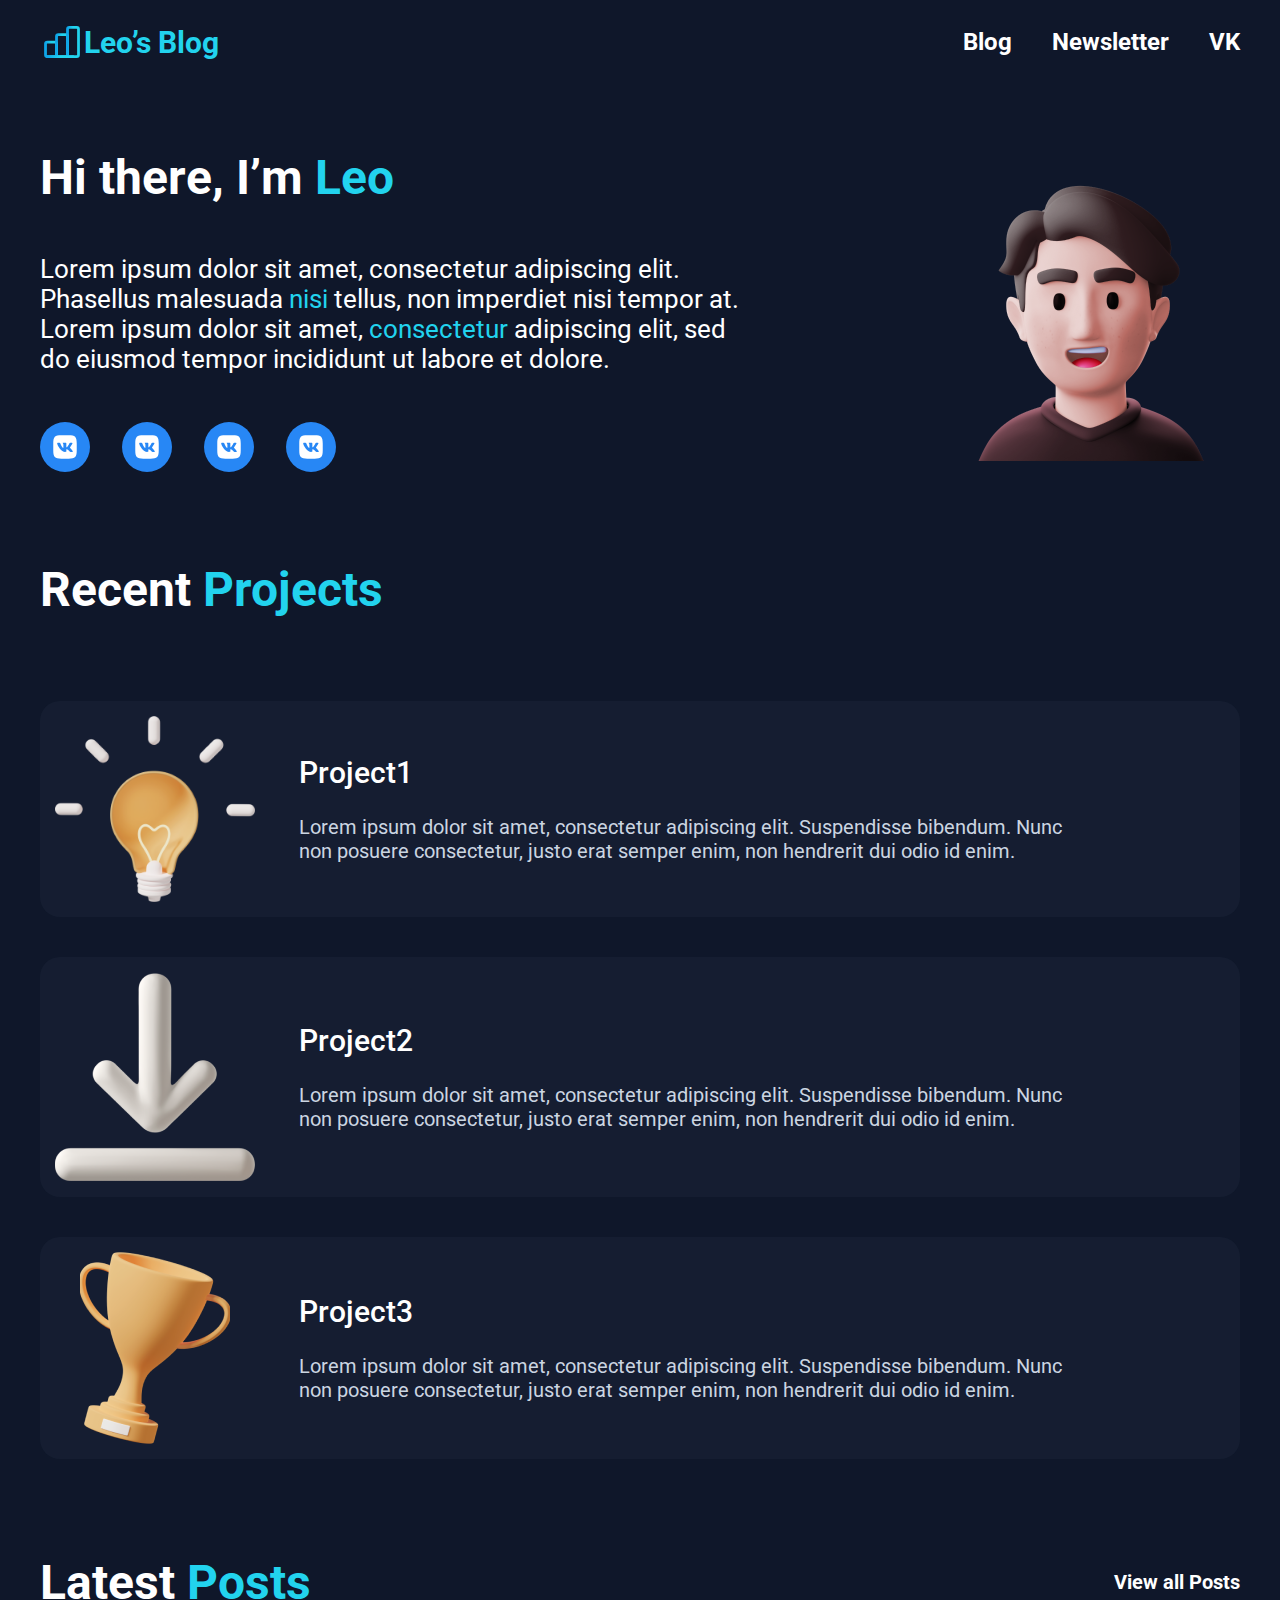
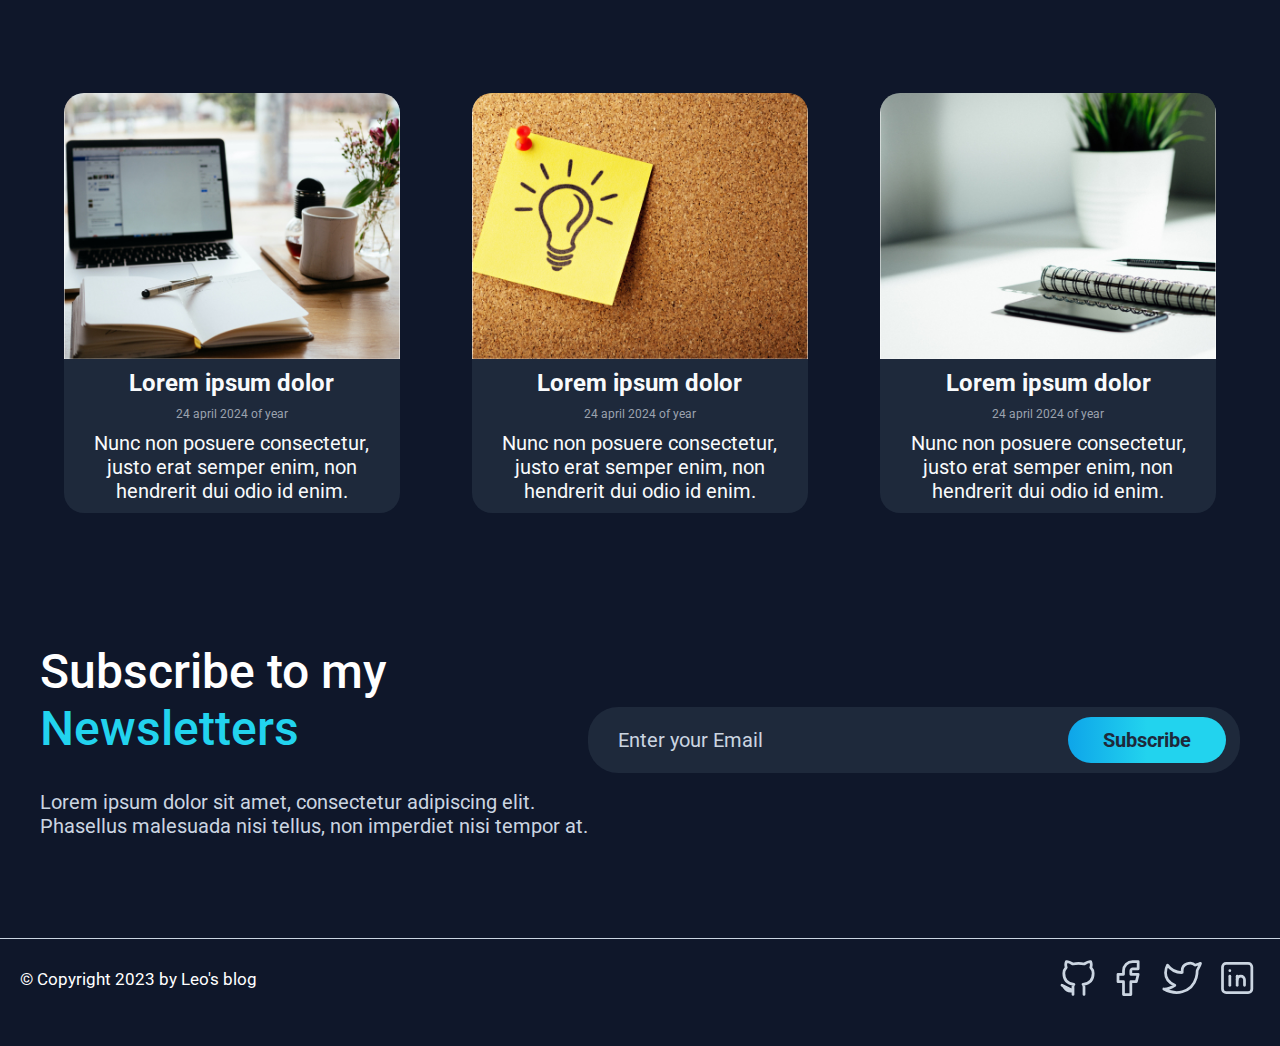
<file: index.html>
<!DOCTYPE html>
<html lang="en">

<head>
    <meta charset="UTF-8">
    <meta name="viewport" content="width=device-width, initial-scale=1.0">
    <title>Blog</title>
    <link href="https://fonts.googleapis.com/css?family=Roboto:regular,500,700" rel="stylesheet" />
    <link rel="stylesheet" href="/css/main.css">
</head>

<body>
    <header class="header ">
        <div class="header__top">
            <div class="container">
                <div class="header__top__row">
                    <a class="header__top__logo" href="#!">
                        <img src="/img/header/logo.svg" alt="Логотип">
                        Leo’s Blog
                    </a>
                    <div class="header__nav">
                        <nav class="nav">
                            <ul>
                                <li><a class="nav__link" href="">Blog</a></li>
                                <li><a class="nav__link" href="">Newsletter</a></li>
                                <li><a class="nav__link" href="">VK</a></li>
                            </ul>
                        </nav>
                    </div>
                    <div class="header__nav-btn">
                        <button class="nav-icon-btn">
                            <div class="nav-icon"></div>
                        </button>
                    </div>
                </div>
            </div>
        </div>
        <div class="header__bottom">
            <div class="container">
                <div class="header__bottom__row">
                    <div class="headaer__bottom__info">
                        <h1>Hi there, I’m <span>Leo</span></h1>
                        <p>
                            Lorem ipsum dolor sit amet, consectetur adipiscing elit.
                            Phasellus malesuada <span>nisi</span> tellus, non imperdiet nisi tempor at.
                            Lorem ipsum dolor sit amet, <span>consectetur</span> adipiscing elit,
                            sed do eiusmod tempor incididunt ut labore et dolore.
                        </p>
                        <div class="header__bottom__socials">
                            <img src="/img/header/vk.svg" alt="Вк">
                            <img src="/img/header/vk.svg" alt="Вк">
                            <img src="/img/header/vk.svg" alt="Вк">
                            <img src="/img/header/vk.svg" alt="Вк">
                        </div>
                    </div>
                    <div class="header__bottom__picture">
                        <img src="/img/header/Man.png" alt="Мое изображение">
                    </div>
                </div>
            </div>
        </div>
    </header>
    <main class="main">
        <section class="projects ">
            <div class="container">
                <div class="projects__title">
                    <h2 class="title-2">Recent <span>Projects</span></h2>
                </div>
                <div class="projects__row">
                    <ul>
                        <li>
                            <a href="">
                                <div class="project__image">
                                    <img src="/img/projects/projectOne.png" alt="First project">
                                </div>
                                <div class="project__info">
                                    <h3>Project1</h3>
                                    <p>
                                        Lorem ipsum dolor sit amet, consectetur adipiscing elit. Suspendisse bibendum.
                                        Nunc non posuere consectetur, justo erat semper enim, non hendrerit dui odio id
                                        enim.
                                    </p>
                                </div>
                            </a>
                        </li>
                        <li>
                            <a href="">
                                <div class="project__image">
                                    <img src="/img/projects/projectTwo.png" alt="Second project">
                                </div>
                                <div class="project__info">
                                    <h3>Project2</h3>
                                    <p>
                                        Lorem ipsum dolor sit amet, consectetur adipiscing elit. Suspendisse bibendum.
                                        Nunc non posuere consectetur, justo erat semper enim, non hendrerit dui odio id
                                        enim.
                                    </p>
                                </div>
                            </a>
                        </li>
                        <li>
                            <a href="">
                                <div class="project__image">
                                    <img src="/img/projects/projectThree.png" alt="Third project">
                                </div>
                                <div class="project__info">
                                    <h3>Project3</h3>
                                    <p>
                                        Lorem ipsum dolor sit amet, consectetur adipiscing elit. Suspendisse bibendum.
                                        Nunc non posuere consectetur, justo erat semper enim, non hendrerit dui odio id
                                        enim.
                                    </p>
                                </div>
                            </a>
                        </li>
                    </ul>
                </div>
            </div>
        </section>
        <section class="posts ">
            <div class="container">
                <div class="posts__title posts__title--row">
                    <h2 class="title-2">Latest <span>Posts</span></h2>
                    <a href="#!">View all Posts</a>
                </div>
                <div class="posts__row">
                    <ul>
                        <li>
                            <img src="/img/posts/postOne.jpg" alt="First post">
                            <div class="post__info">
                                <h4>Lorem ipsum dolor</h4>
                                <time datetime="2024-05-24T12:00:00Z">24 april 2024 of year</time>
                                <p>Nunc non posuere consectetur, justo erat semper enim, non hendrerit dui odio id enim.
                                </p>
                            </div>
                        </li>
                        <li>
                            <img src="/img/posts/postTwo.jpg" alt="First post">
                            <div class="post__info">
                                <h4>Lorem ipsum dolor</h4>
                                <time datetime="2024-05-24T12:00:00Z">24 april 2024 of year</time>
                                <p>Nunc non posuere consectetur, justo erat semper enim, non hendrerit dui odio id enim.
                                </p>
                            </div>
                        </li>
                        <li>
                            <img src="/img/posts/postThree.jpg" alt="First post">
                            <div class="post__info">
                                <h4>Lorem ipsum dolor</h4>
                                <time datetime="2024-05-24T12:00:00Z">24 april 2024 of year</time>
                                <p>Nunc non posuere consectetur, justo erat semper enim, non hendrerit dui odio id enim.
                                </p>
                            </div>
                        </li>
                    </ul>
                </div>
            </div>
        </section>
        <section class="mailing ">
            <div class="container">
                <div class="mailing__row">
                    <div class="mailing__info">
                        <div class="mailing__title">
                            <h2 class="title-2 title-2--mailing">Subscribe to my <span>Newsletters</span></h2>
                        </div>
                        <p>
                            Lorem ipsum dolor sit amet, consectetur adipiscing elit.
                            Phasellus malesuada nisi tellus, non imperdiet nisi tempor at.
                        </p>
                    </div>
                    <form action="">
                        <div class="mail__block">
                            <input type="text" placeholder="Enter your Email">
                            <button>Subscribe</button>
                        </div>
                    </form>
                </div>
            </div>
        </section>
    </main>
    <footer class="footer">
        <div class="container container--footer">
            <div class="footer__row">
                <div class="footer__copyright">
                    <small>&copy; Copyright 2023 by Leo's blog</small>
                </div>
                <ul class="footer__socials">
                    <li><img src="/img/footer/github.svg" alt="github"></li>
                    <li><img src="/img/footer/facebook.svg" alt="facebook"></li>
                    <li><img src="/img/footer/twitter.svg" alt="twitter"></li>
                    <li><img src="/img/footer/in.svg" alt="in"></li>
                </ul>
            </div>
        </div>
    </footer>
</body>

</html>
</file>
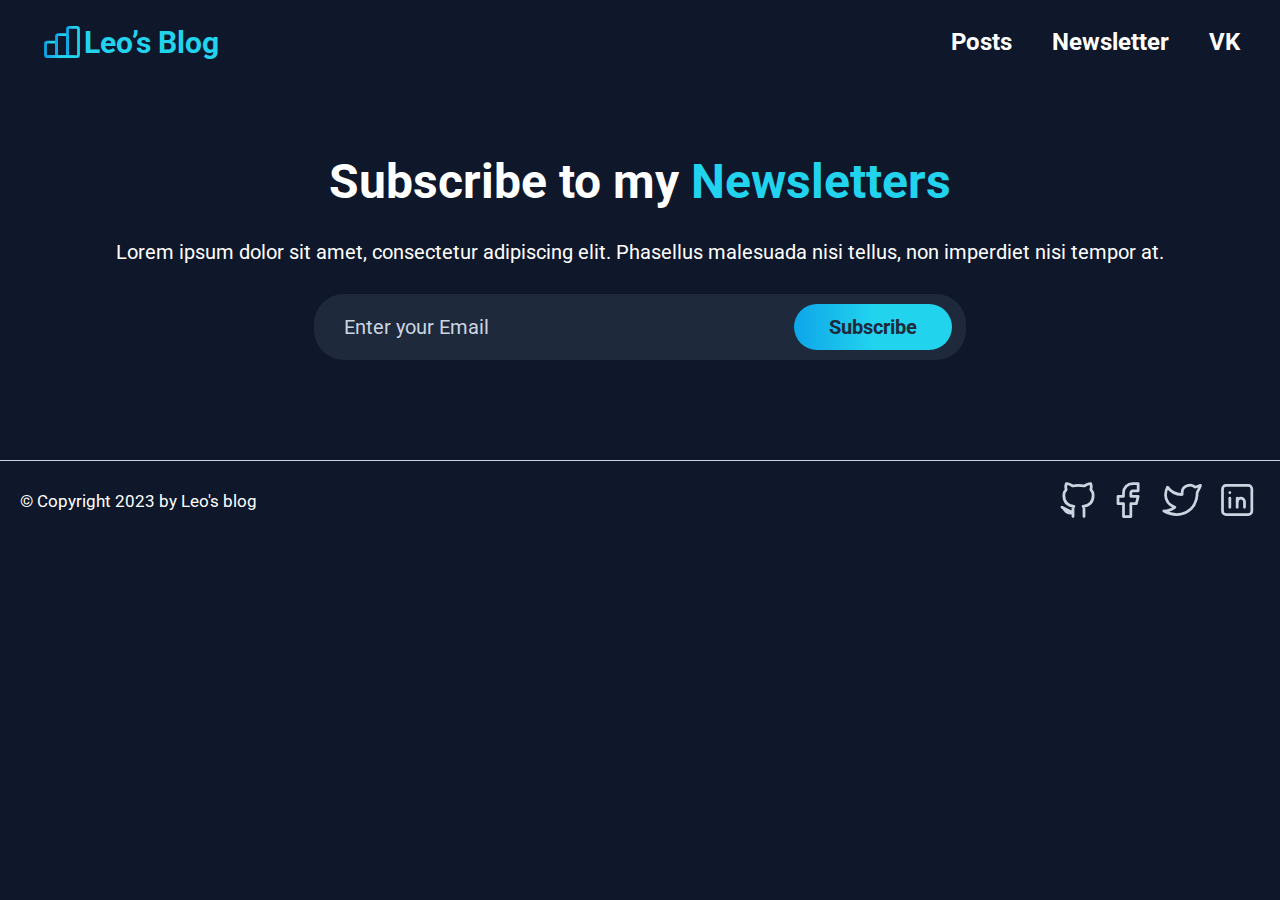
<file: newsLetters.html>
<!DOCTYPE html>
<html lang="en">
<head>
    <meta charset="UTF-8">
    <meta name="viewport" content="width=device-width, initial-scale=1.0">
    <title>news letters</title>
    <link href="https://fonts.googleapis.com/css?family=Roboto:regular,500,700" rel="stylesheet" />
    <link rel="stylesheet" href="/css/main.css">
    <script src="/js/main.js" defer></script>
</head>
<body>
    <header class="header">
        <div class="header__top">
            <div class="container">
                <div class="header__top__row">
                    <a class="header__top__logo" href="/welcomePage.html">
                        <img src="/img/header/logo.svg" alt="Логотип">
                        Leo’s Blog
                    </a>
                    <div class="header__nav">
                        <nav class="nav">
                            <ul>
                                <li><a class="nav__link" href="/posts.html">Posts</a></li>
                                <li><a class="nav__link" href="/newsLetters.html">Newsletter</a></li>
                                <li><a class="nav__link" href="https://vk.com/id509722603">VK</a></li>
                            </ul>
                        </nav>
                    </div>
                    <div class="header__nav-btn">
                        <button class="nav-icon-btn">
                            <div class="nav-icon"></div>
                        </button>
                    </div>
                </div>
            </div>
        </div>
    </header>
    <main class="main">
        <section>
            <div class="container">
                <div class="news-letters">
                    <div class="news-letters__title news-letters__title--row">
                        <h1 class="title-2">Subscribe to my <span>Newsletters</span></h1>
                        <p>Lorem ipsum dolor sit amet, consectetur adipiscing elit.  Phasellus malesuada nisi tellus, non imperdiet nisi tempor at.</p>
                    </div>
                    <form action="">
                        <div class="mail__block">
                            <input type="text" placeholder="Enter your Email">
                            <button>Subscribe</button>
                        </div>
                    </form>
                </div>
            </div>
        </section>
    </main>
    <footer class="footer">
        <div class="container container--footer">
            <div class="footer__row">
                <div class="footer__copyright">
                    <small>&copy; Copyright 2023 by Leo's blog</small>
                </div>
                <ul class="footer__socials">
                    <li><img src="/img/footer/github.svg" alt="github"></li>
                    <li><img src="/img/footer/facebook.svg" alt="facebook"></li>
                    <li><img src="/img/footer/twitter.svg" alt="twitter"></li>
                    <li><img src="/img/footer/in.svg" alt="in"></li>
                </ul>
            </div>
        </div>
    </footer>
</body>
</html>
</file>
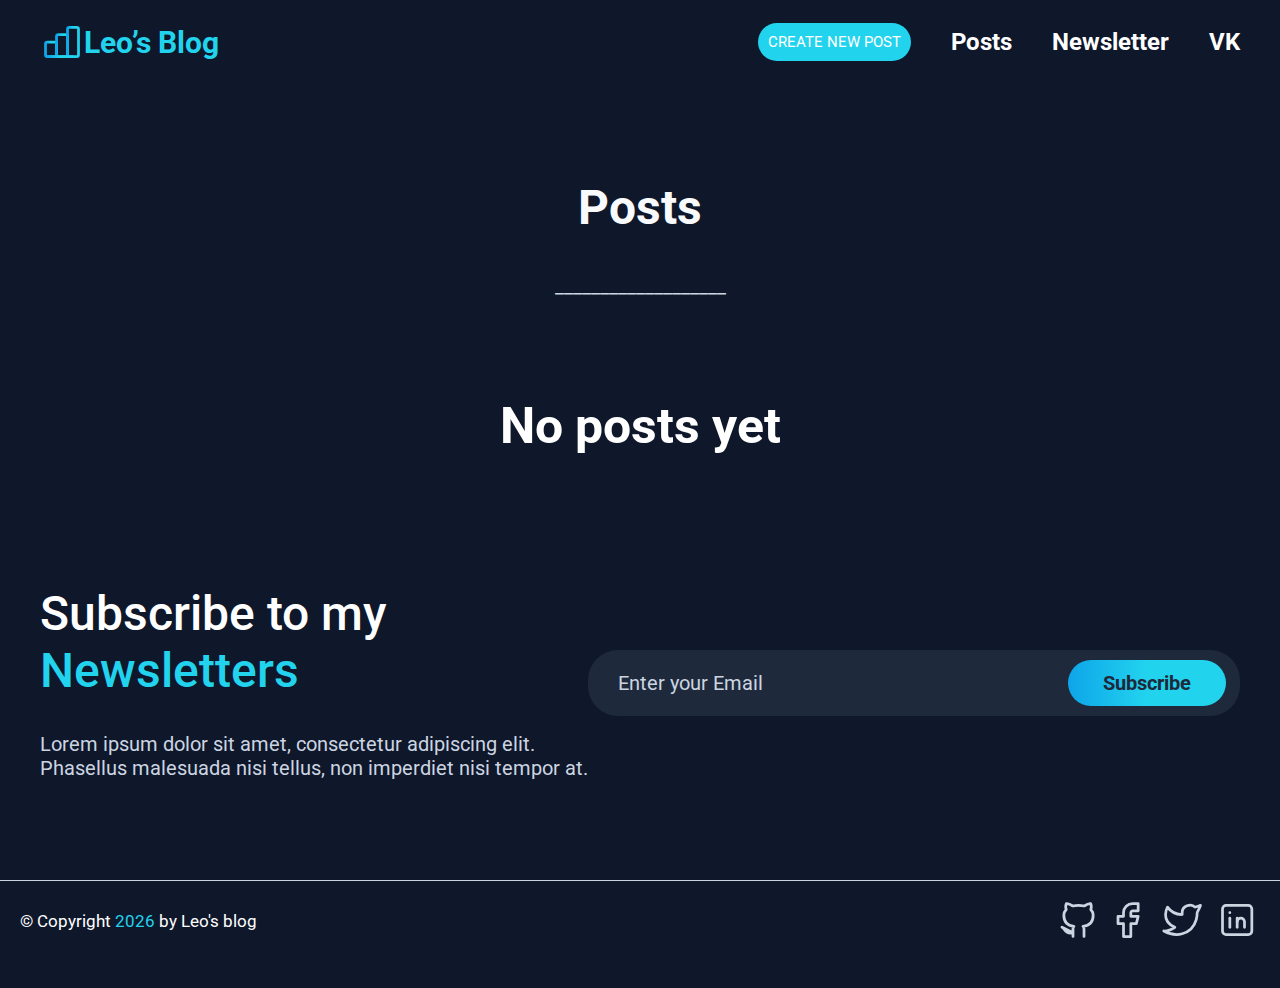
<file: posts.html>
<!DOCTYPE html>
<html lang="en">

<head>
    <meta charset="UTF-8">
    <meta name="viewport" content="width=device-width, initial-scale=1.0">
    <title>Posts</title>
    <link href="https://fonts.googleapis.com/css?family=Roboto:regular,500,700" rel="stylesheet" />
    <link rel="stylesheet" href="/css/main.css">
    <script src="/js/main.js" defer></script>
</head>

<body>
    <header class="header">
        <div class="header__top">
            <div class="container">
                <div class="header__top__row">
                    <a class="header__top__logo" href="/welcomePage.html">
                        <img src="/img/header/logo.svg" alt="Логотип">
                        Leo’s Blog
                    </a>
                    <div class="header__nav">
                        <nav class="nav">
                            <ul>
                                <li><button class="buttonPost">CREATE NEW POST</button></li>
                                <li><a class="nav__link" href="/posts.html">Posts</a></li>
                                <li><a class="nav__link" href="/newsLetters.html">Newsletter</a></li>
                                <li><a class="nav__link" href="https://vk.com/id509722603">VK</a></li>
                            </ul>
                        </nav>
                    </div>
                    <div class="header__nav-btn">
                        <button class="nav-icon-btn">
                            <div class="nav-icon"></div>
                        </button>
                    </div>
                </div>
            </div>
        </div>
    </header>
    <main class="main">
        <section class="posts">
            <div class="container">
                <div class="posts__titles">
                    <h1 class="title-2">Posts</h1>
                    <p>___________________</p>
                </div>
                <div class="posts__row">
                    <h2 class="noPosts">No posts yet</h2>
                    <ul class="listPosts">
                        <!-- <li id="${postData.id}">
                            <h5 class='edit functions'>EDIT</h5>
                            <h5 class='delete functions'>DELETE</h5>
                            <img src='${postData.cover}'>
                            <div class="post__info">
                                <h4>${postData.title}</h4>
                                <time datetime="2024-05-24T12:00:00Z">${time()} of year</time>
                                <p>
                                ${postData.description}
                                </p>
                            </div>
                            </li> -->
                    </ul>
                </div>
            </div>
        </section>
        <section class="mailing">
            <div class="container">
                <div class="mailing__row">
                    <div class="mailing__info">
                        <div class="mailing__title">
                            <h2 class="title-2 title-2--mailing">Subscribe to my <span>Newsletters</span></h2>
                        </div>
                        <p>
                            Lorem ipsum dolor sit amet, consectetur adipiscing elit.
                            Phasellus malesuada nisi tellus, non imperdiet nisi tempor at.
                        </p>
                    </div>
                    <form action="">
                        <div class="mail__block">
                            <input type="text" placeholder="Enter your Email">
                            <button>Subscribe</button>
                        </div>
                    </form>
                </div>
            </div>
        </section>
        <section class="createPost">
            <div class="container">
                <form class="createPost__row none" enctype="multipart/form-data">
                    <?xml version="1.0" encoding="utf-8"?><!-- Uploaded to: SVG Repo, www.svgrepo.com, Generator: SVG Repo Mixer Tools -->
                    <svg class="closeButton" width="24px" height="24px" viewBox="0 0 24 24" fill="none" xmlns="http://www.w3.org/2000/svg">
                        <path d="M14.5 9.50002L9.5 14.5M9.49998 9.5L14.5 14.5" stroke="#fff" stroke-width="1.5"
                            stroke-linecap="round" />
                        <path
                            d="M7 3.33782C8.47087 2.48697 10.1786 2 12 2C17.5228 2 22 6.47715 22 12C22 17.5228 17.5228 22 12 22C6.47715 22 2 17.5228 2 12C2 10.1786 2.48697 8.47087 3.33782 7"
                            stroke="#fff" stroke-width="1.5" stroke-linecap="round" />
                    </svg>
                    <input id="titleInput" type="text" placeholder="Title...">
                    <input id="descriptionInput" type="text" placeholder="Description...">
                    <input id="cover" type="file" name="photo" accept="image/*">
                    <button id="createPost">Create</button>
                </form>
            </div>
        </section>
    </main>
    <footer class="footer">
        <div class="container container--footer">
            <div class="footer__row">
                <div class="footer__copyright">
                    <small>&copy; Copyright <span></span> by Leo's blog</small>
                </div>
                <ul class="footer__socials">
                    <li><img src="/img/footer/github.svg" alt="github"></li>
                    <li><img src="/img/footer/facebook.svg" alt="facebook"></li>
                    <li><img src="/img/footer/twitter.svg" alt="twitter"></li>
                    <li><img src="/img/footer/in.svg" alt="in"></li>
                </ul>
            </div>
        </div>
    </footer>
</body>

</html>
</file>
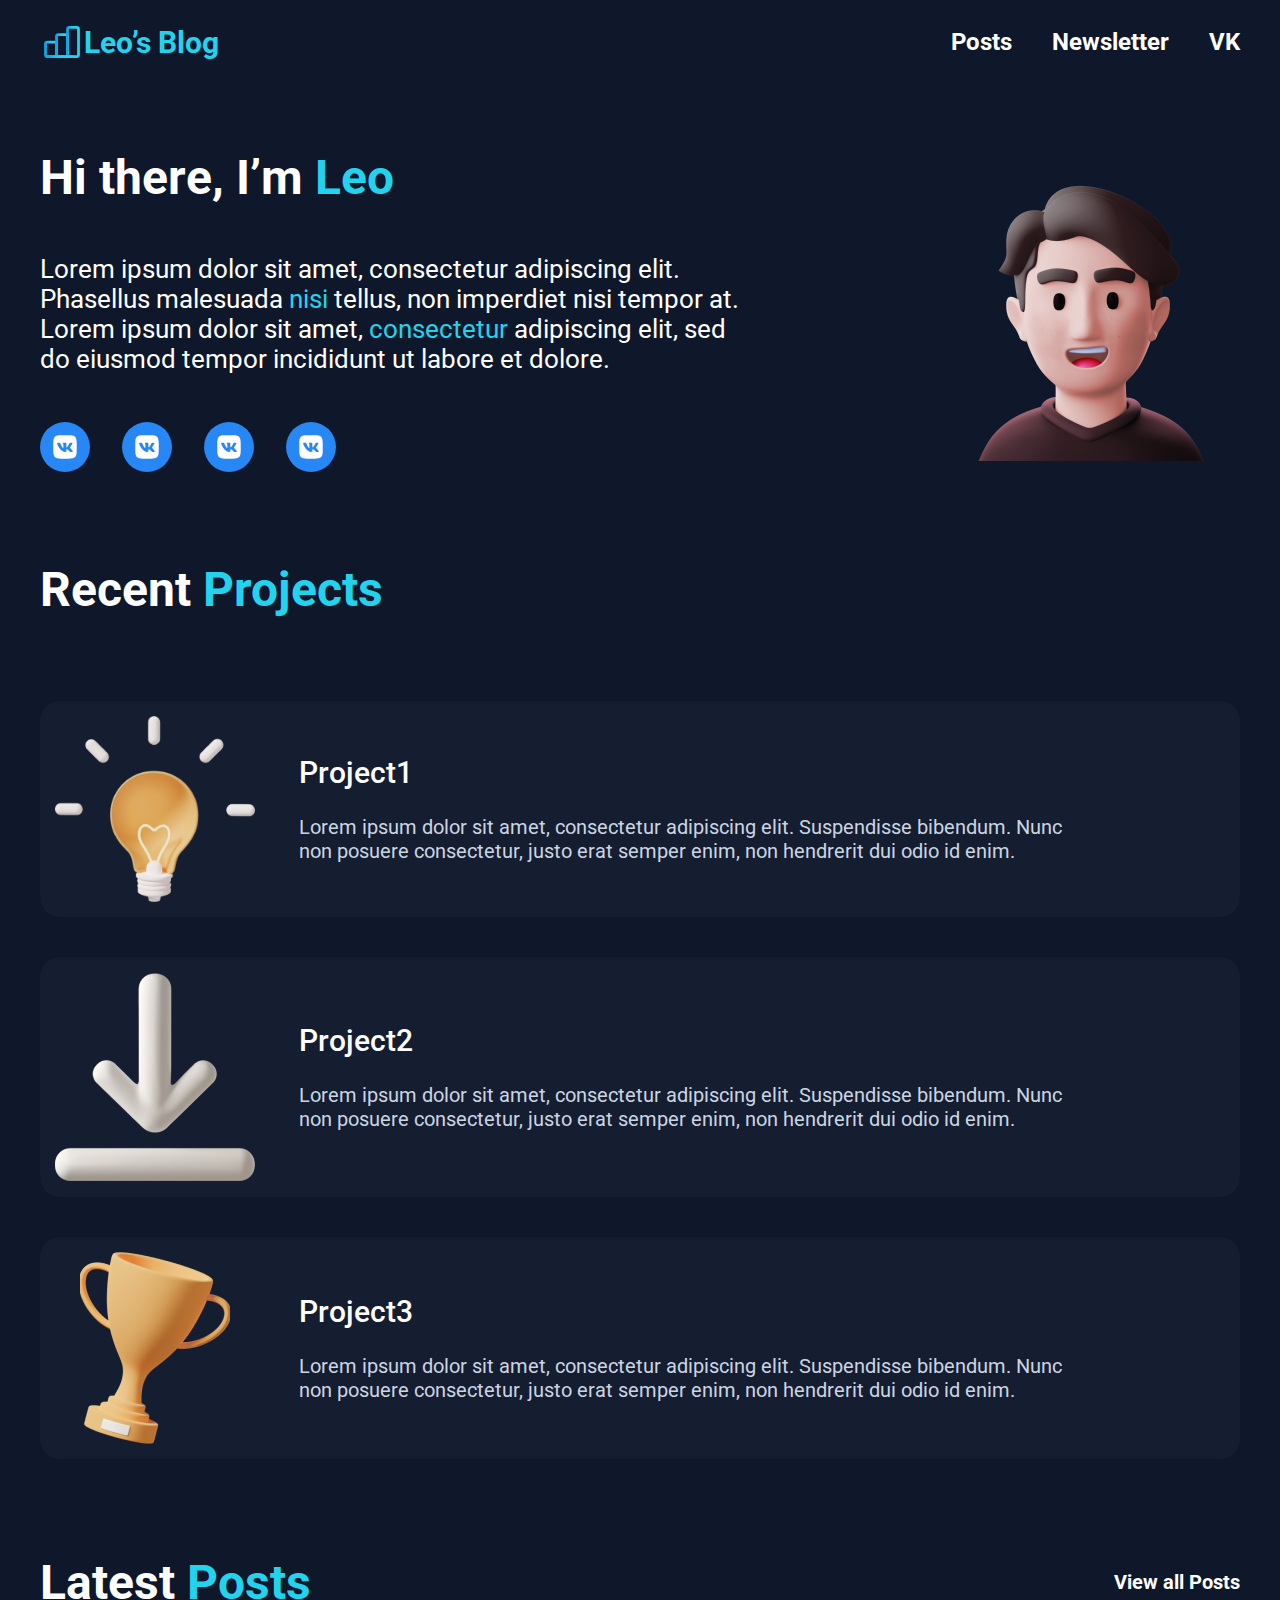
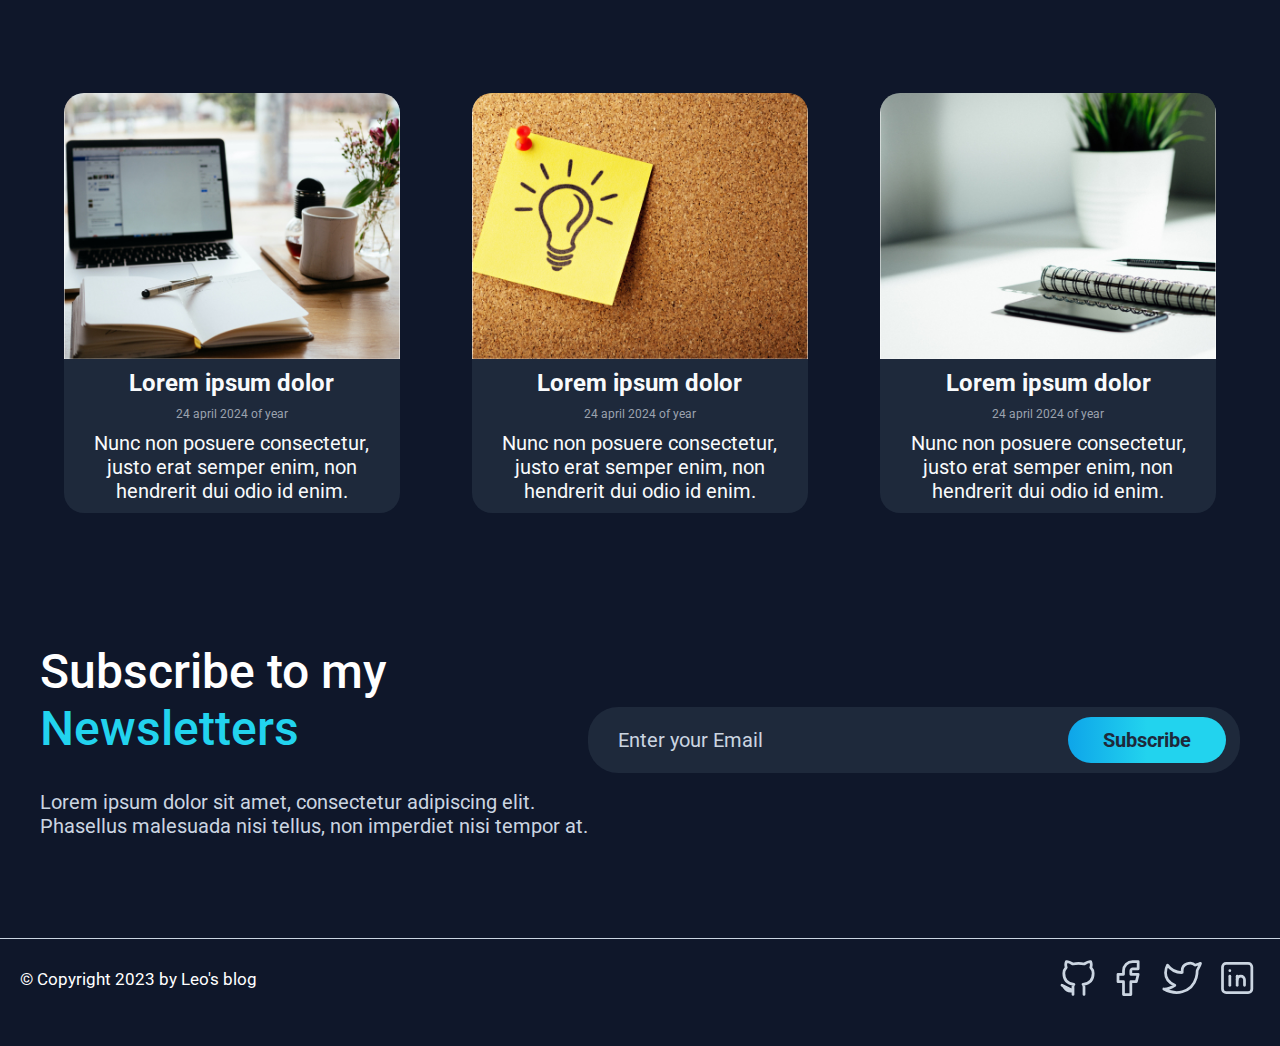
<file: welcomePage.html>
<!DOCTYPE html>
<html lang="en">

<head>
    <meta charset="UTF-8">
    <meta name="viewport" content="width=device-width, initial-scale=1.0">
    <title>Blog</title>
    <link href="https://fonts.googleapis.com/css?family=Roboto:regular,500,700" rel="stylesheet" />
    <link rel="stylesheet" href="/css/main.css">
    <script src="/js/main.js" defer></script>
</head>

<body>
    <header class="header ">
        <div class="header__top">
            <div class="container">
                <div class="header__top__row">
                    <a class="header__top__logo" href="/welcomePage.html">
                        <img src="/img/header/logo.svg" alt="Логотип">
                        Leo’s Blog
                    </a>
                    <div class="header__nav">
                        <nav class="nav">
                            <ul>
                                <li><a class="nav__link" href="/posts.html">Posts</a></li>
                                <li><a class="nav__link" href="/newsLetters.html">Newsletter</a></li>
                                <li><a class="nav__link" href="https://vk.com/id509722603">VK</a></li>
                            </ul>
                        </nav>
                    </div>
                    <div class="header__nav-btn">
                        <button class="nav-icon-btn">
                            <div class="nav-icon"></div>
                        </button>
                    </div>
                </div>
            </div>
        </div>
        <div class="header__bottom">
            <div class="container">
                <div class="header__bottom__row">
                    <div class="headaer__bottom__info">
                        <h1>Hi there, I’m <span>Leo</span></h1>
                        <p>
                            Lorem ipsum dolor sit amet, consectetur adipiscing elit.
                            Phasellus malesuada <span>nisi</span> tellus, non imperdiet nisi tempor at.
                            Lorem ipsum dolor sit amet, <span>consectetur</span> adipiscing elit,
                            sed do eiusmod tempor incididunt ut labore et dolore.
                        </p>
                        <div class="header__bottom__socials">
                            <img src="/img/header/vk.svg" alt="Вк">
                            <img src="/img/header/vk.svg" alt="Вк">
                            <img src="/img/header/vk.svg" alt="Вк">
                            <img src="/img/header/vk.svg" alt="Вк">
                        </div>
                    </div>
                    <div class="header__bottom__picture">
                        <img src="/img/header/Man.png" alt="Мое изображение">
                    </div>
                </div>
            </div>
        </div>
    </header>
    <main class="main">
        <section class="projects ">
            <div class="container">
                <div class="projects__title">
                    <h2 class="title-2">Recent <span>Projects</span></h2>
                </div>
                <div class="projects__row">
                    <ul>
                        <li>
                            <a href="">
                                <div class="project__image">
                                    <img src="/img/projects/projectOne.png" alt="First project">
                                </div>
                                <div class="project__info">
                                    <h3>Project1</h3>
                                    <p>
                                        Lorem ipsum dolor sit amet, consectetur adipiscing elit. Suspendisse bibendum.
                                        Nunc non posuere consectetur, justo erat semper enim, non hendrerit dui odio id
                                        enim.
                                    </p>
                                </div>
                            </a>
                        </li>
                        <li>
                            <a href="">
                                <div class="project__image">
                                    <img src="/img/projects/projectTwo.png" alt="Second project">
                                </div>
                                <div class="project__info">
                                    <h3>Project2</h3>
                                    <p>
                                        Lorem ipsum dolor sit amet, consectetur adipiscing elit. Suspendisse bibendum.
                                        Nunc non posuere consectetur, justo erat semper enim, non hendrerit dui odio id
                                        enim.
                                    </p>
                                </div>
                            </a>
                        </li>
                        <li>
                            <a href="">
                                <div class="project__image">
                                    <img src="/img/projects/projectThree.png" alt="Third project">
                                </div>
                                <div class="project__info">
                                    <h3>Project3</h3>
                                    <p>
                                        Lorem ipsum dolor sit amet, consectetur adipiscing elit. Suspendisse bibendum.
                                        Nunc non posuere consectetur, justo erat semper enim, non hendrerit dui odio id
                                        enim.
                                    </p>
                                </div>
                            </a>
                        </li>
                    </ul>
                </div>
            </div>
        </section>
        <section class="posts ">
            <div class="container">
                <div class="posts__title posts__title--row">
                    <h2 class="title-2">Latest <span>Posts</span></h2>
                    <a href="/posts.html">View all Posts</a>
                </div>
                <div class="posts__row">
                    <ul>
                        <li>
                            <img src="/img/posts/postOne.jpg" alt="First post">
                            <div class="post__info">
                                <h4>Lorem ipsum dolor</h4>
                                <time datetime="2024-05-24T12:00:00Z">24 april 2024 of year</time>
                                <p>Nunc non posuere consectetur, justo erat semper enim, non hendrerit dui odio id enim.
                                </p>
                            </div>
                        </li>
                        <li>
                            <img src="/img/posts/postTwo.jpg" alt="First post">
                            <div class="post__info">
                                <h4>Lorem ipsum dolor</h4>
                                <time datetime="2024-05-24T12:00:00Z">24 april 2024 of year</time>
                                <p>Nunc non posuere consectetur, justo erat semper enim, non hendrerit dui odio id enim.
                                </p>
                            </div>
                        </li>
                        <li>
                            <img src="/img/posts/postThree.jpg" alt="First post">
                            <div class="post__info">
                                <h4>Lorem ipsum dolor</h4>
                                <time datetime="2024-05-24T12:00:00Z">24 april 2024 of year</time>
                                <p>Nunc non posuere consectetur, justo erat semper enim, non hendrerit dui odio id enim.
                                </p>
                            </div>
                        </li>
                    </ul>
                </div>
            </div>
        </section>
        <section class="mailing">
            <div class="container">
                <div class="mailing__row">
                    <div class="mailing__info">
                        <div class="mailing__title">
                            <h2 class="title-2 title-2--mailing">Subscribe to my <span>Newsletters</span></h2>
                        </div>
                        <p>
                            Lorem ipsum dolor sit amet, consectetur adipiscing elit.
                            Phasellus malesuada nisi tellus, non imperdiet nisi tempor at.
                        </p>
                    </div>
                    <form action="">
                        <div class="mail__block">
                            <input type="text" placeholder="Enter your Email">
                            <button>Subscribe</button>
                        </div>
                    </form>
                </div>
            </div>
        </section>
    </main>
    <footer class="footer">
        <div class="container container--footer">
            <div class="footer__row">
                <div class="footer__copyright">
                    <small>&copy; Copyright 2023 by Leo's blog</small>
                </div>
                <ul class="footer__socials">
                    <li><img src="/img/footer/github.svg" alt="github"></li>
                    <li><img src="/img/footer/facebook.svg" alt="facebook"></li>
                    <li><img src="/img/footer/twitter.svg" alt="twitter"></li>
                    <li><img src="/img/footer/in.svg" alt="in"></li>
                </ul>
            </div>
        </div>
    </footer>
</body>

</html>
</file>
<file: css/main.css>
/* BASE */ /* Reset and base styles  */
* {
  padding: 0px;
  margin: 0px;
  border: none;
}

*,
*::before,
*::after {
  -webkit-box-sizing: border-box;
  box-sizing: border-box;
}

/* Links */
a, a:link, a:visited {
  text-decoration: none;
  color: inherit;
}

a:hover {
  text-decoration: none;
}

/* Common */
aside, nav, footer, header, section, main {
  display: block;
}

h1, h2, h3, h4, h5, h6, p {
  font-size: inherit;
  font-weight: inherit;
}

ul, ul li {
  list-style: none;
}

img {
  vertical-align: top;
}

img, svg {
  max-width: 100%;
  height: auto;
}

address {
  font-style: normal;
}

/* Form */
input, textarea, button, select {
  font-family: inherit;
  font-size: inherit;
  color: inherit;
  background-color: transparent;
}

input::-ms-clear {
  display: none;
}

button, input[type=submit] {
  display: inline-block;
  -webkit-box-shadow: none;
  box-shadow: none;
  background-color: transparent;
  background: none;
  cursor: pointer;
}

input:focus, input:active,
button:focus, button:active {
  outline: none;
}

button::-moz-focus-inner {
  padding: 0;
  border: 0;
}

label {
  cursor: pointer;
}

legend {
  display: block;
}

/* COLORS */
/* COLORS */
/* MEDIA */
/* MEDIA */
body {
  background-color: #0F172A;
  font-family: "Roboto", serif;
  font-size: 20px;
  font-weight: 400;
  color: #FFFFFF;
}
body span {
  color: #22D3EE;
}

a {
  -webkit-transition: color 0.2s ease-in;
  transition: color 0.2s ease-in;
}

a:hover {
  color: #22D3EE;
}

.container {
  max-width: 1240px;
  padding: 0 20px;
  margin: 0 auto;
}
.container--footer {
  max-width: 1350px;
}

.visually-hidden {
  height: 1px;
  overflow: hidden;
  width: 1px;
  position: absolute;
  clip: rect(1px 1px 1px 1px);
  clip: rect(1px, 1px, 1px, 1px);
  -webkit-clip-path: inset(50%);
          clip-path: inset(50%);
  white-space: nowrap;
}

.none {
  display: none !important;
}

.title-2 {
  font-size: 48px;
  font-weight: 700;
}
@media screen and (max-width: 768px) {
  .title-2 {
    font-size: 24px;
  }
}

.universal-shadow {
  -webkit-box-shadow: 0 0 5px #22D3EE;
          box-shadow: 0 0 5px #22D3EE;
}

.button-dis {
  opacity: 0.6;
}

.buttonPost {
  font-size: 15px;
  background-color: #22D3EE;
  padding: 10px;
  border-radius: 20px;
  -webkit-transition: background-color 0.2s ease-in;
  transition: background-color 0.2s ease-in;
}
.buttonPost:hover {
  background-color: #00a7d1;
}

/* BASE */
/* BLOCKS WELCOMEPAGE */
.header {
  padding-top: 20px;
  padding-bottom: 20px;
}

.header__top__row {
  display: -webkit-box;
  display: -ms-flexbox;
  display: flex;
  -webkit-box-align: center;
      -ms-flex-align: center;
          align-items: center;
  -webkit-box-pack: justify;
      -ms-flex-pack: justify;
          justify-content: space-between;
}
.header__top__row .header__top__logo {
  display: -webkit-box;
  display: -ms-flexbox;
  display: flex;
  -webkit-box-align: center;
      -ms-flex-align: center;
          align-items: center;
  font-family: "Roboto", serif;
  font-size: 30px;
  font-weight: 700;
  color: #22D3EE;
}
@media screen and (max-width: 768px) {
  .header__top__row .header__top__logo {
    font-size: 24px;
  }
}

.header__nav-btn {
  display: none;
}
@media screen and (max-width: 768px) {
  .header__nav-btn {
    display: block;
  }
}

.header__nav {
  display: block;
}
@media screen and (max-width: 768px) {
  .header__nav {
    display: none;
  }
}

.nav ul {
  display: -webkit-box;
  display: -ms-flexbox;
  display: flex;
  -webkit-box-align: center;
      -ms-flex-align: center;
          align-items: center;
  -webkit-column-gap: 40px;
     -moz-column-gap: 40px;
          column-gap: 40px;
}
.nav ul .nav__link {
  color: #FFFFFF;
  font-size: 24px;
  font-weight: 700;
  -webkit-transition: color 0.2s ease-in;
  transition: color 0.2s ease-in;
}
.nav ul .nav__link:hover {
  color: #22D3EE;
}

.header__bottom {
  margin-top: 85px;
}

.header__bottom__row {
  display: -webkit-box;
  display: -ms-flexbox;
  display: flex;
  -webkit-box-align: center;
      -ms-flex-align: center;
          align-items: center;
  -webkit-box-pack: justify;
      -ms-flex-pack: justify;
          justify-content: space-between;
}
@media screen and (max-width: 768px) {
  .header__bottom__row {
    display: -ms-grid;
    display: grid;
    -ms-grid-columns: 1fr;
    grid-template-columns: 1fr;
    row-gap: 18px;
    text-align: center;
    justify-items: center;
  }
  .header__bottom__row .header__bottom__picture {
    -ms-grid-row: 1;
    -ms-grid-row-span: 1;
    grid-row: 1/2;
    width: 200px;
  }
}

.headaer__bottom__info {
  display: -webkit-box;
  display: -ms-flexbox;
  display: flex;
  -webkit-box-orient: vertical;
  -webkit-box-direction: normal;
      -ms-flex-direction: column;
          flex-direction: column;
  row-gap: 48px;
}
.headaer__bottom__info h1 {
  font-size: 48px;
  font-weight: 700;
}
@media screen and (max-width: 768px) {
  .headaer__bottom__info h1 {
    font-size: 24px;
  }
}
.headaer__bottom__info p {
  font-size: 26px;
  max-width: 713px;
}
@media screen and (max-width: 768px) {
  .headaer__bottom__info p {
    font-size: 13px;
    max-width: 280px;
  }
}
@media screen and (max-width: 768px) {
  .headaer__bottom__info {
    row-gap: 18px;
  }
}

.header__bottom__socials {
  display: -webkit-box;
  display: -ms-flexbox;
  display: flex;
  -webkit-box-align: center;
      -ms-flex-align: center;
          align-items: center;
  -webkit-column-gap: 32px;
     -moz-column-gap: 32px;
          column-gap: 32px;
}
.header__bottom__socials img {
  width: 50px;
  height: 50px;
  -webkit-transition: -webkit-transform 0.2s ease-in;
  transition: -webkit-transform 0.2s ease-in;
  transition: transform 0.2s ease-in;
  transition: transform 0.2s ease-in, -webkit-transform 0.2s ease-in;
}
@media screen and (max-width: 768px) {
  .header__bottom__socials img {
    width: 40px;
    height: 40px;
  }
}
.header__bottom__socials img:hover {
  -webkit-transform: scale(1.1);
          transform: scale(1.1);
}
@media screen and (max-width: 768px) {
  .header__bottom__socials {
    -webkit-box-pack: center;
        -ms-flex-pack: center;
            justify-content: center;
  }
}

.main {
  margin-top: 133px;
}

.projects__title {
  margin-bottom: 83px;
}
@media screen and (max-width: 768px) {
  .projects__title {
    margin-bottom: 25px;
  }
}

.projects__row ul {
  display: -webkit-box;
  display: -ms-flexbox;
  display: flex;
  -webkit-box-orient: vertical;
  -webkit-box-direction: normal;
      -ms-flex-direction: column;
          flex-direction: column;
  row-gap: 40px;
}
@media screen and (max-width: 768px) {
  .projects__row ul {
    row-gap: 20px;
  }
}
.projects__row li > a {
  display: -webkit-box;
  display: -ms-flexbox;
  display: flex;
  -webkit-box-align: center;
      -ms-flex-align: center;
          align-items: center;
  background-color: rgba(30, 41, 59, 0.4);
  border-radius: 20px;
  padding: 15px;
  -webkit-column-gap: 44px;
     -moz-column-gap: 44px;
          column-gap: 44px;
  -webkit-transition: -webkit-box-shadow 0.2s ease-in;
  transition: -webkit-box-shadow 0.2s ease-in;
  transition: box-shadow 0.2s ease-in;
  transition: box-shadow 0.2s ease-in, -webkit-box-shadow 0.2s ease-in;
}
.projects__row li > a:hover {
  -webkit-box-shadow: 0 0 5px #22D3EE;
          box-shadow: 0 0 5px #22D3EE;
}
@media screen and (max-width: 768px) {
  .projects__row li > a {
    -webkit-box-orient: vertical;
    -webkit-box-direction: normal;
        -ms-flex-direction: column;
            flex-direction: column;
    row-gap: 10px;
  }
}

.project__image {
  display: -webkit-box;
  display: -ms-flexbox;
  display: flex;
  -webkit-box-pack: center;
      -ms-flex-pack: center;
          justify-content: center;
  -webkit-box-align: center;
      -ms-flex-align: center;
          align-items: center;
  width: 200px;
}
@media screen and (max-width: 768px) {
  .project__image {
    width: 70px;
  }
}

.project__info h3 {
  font-size: 30px;
  font-weight: 500;
  margin-bottom: 25px;
}
@media screen and (max-width: 768px) {
  .project__info h3 {
    text-align: center;
    font-size: 20px;
  }
}
.project__info p {
  color: #CBD5E1;
  max-width: 770px;
}
@media screen and (max-width: 768px) {
  .project__info p {
    font-size: 14px;
  }
}

.posts {
  margin-top: 95px;
}

.posts__title {
  margin-bottom: 82px;
}
.posts__title--row {
  display: -webkit-box;
  display: -ms-flexbox;
  display: flex;
  -webkit-box-pack: justify;
      -ms-flex-pack: justify;
          justify-content: space-between;
  -webkit-box-align: center;
      -ms-flex-align: center;
          align-items: center;
}
.posts__title--row a {
  font-weight: 700;
}
@media screen and (max-width: 768px) {
  .posts__title--row {
    -webkit-box-pack: center;
        -ms-flex-pack: center;
            justify-content: center;
    -webkit-column-gap: 60px;
       -moz-column-gap: 60px;
            column-gap: 60px;
  }
  .posts__title--row a {
    font-size: 12px;
    font-weight: 700;
  }
}
@media screen and (max-width: 768px) {
  .posts__title {
    margin-bottom: 25px;
  }
}

.posts__row ul {
  display: -webkit-box;
  display: -ms-flexbox;
  display: flex;
  -webkit-box-pack: justify;
      -ms-flex-pack: justify;
          justify-content: space-between;
  gap: 20px 25px;
}
@media screen and (max-width: 768px) {
  .posts__row ul {
    display: -ms-grid;
    display: grid;
    grid-template-columns: repeat(auto-fit, minmax(280px, 1fr));
    -webkit-box-pack: center;
        -ms-flex-pack: center;
            justify-content: center;
    -webkit-box-align: center;
        -ms-flex-align: center;
            align-items: center;
  }
}
.posts__row li {
  overflow: hidden;
  border-radius: 20px;
  background-color: #1E293B;
  margin: 0 auto;
  max-width: 336px;
}
.posts__row li .post__info {
  display: -webkit-box;
  display: -ms-flexbox;
  display: flex;
  -webkit-box-orient: vertical;
  -webkit-box-direction: normal;
      -ms-flex-direction: column;
          flex-direction: column;
  row-gap: 10px;
  text-align: center;
  padding: 10px;
}
.posts__row li h4 {
  font-size: 24px;
  font-weight: 700;
  color: #F8FAFC;
}
@media screen and (max-width: 768px) {
  .posts__row li h4 {
    font-size: 18px;
  }
}
.posts__row li time {
  font-size: 12px;
  color: #9CA3AF;
}
.posts__row li p {
  font-size: 20px;
  color: #F8FAFC;
}
@media screen and (max-width: 768px) {
  .posts__row li p {
    font-size: 14px;
  }
}
@media screen and (max-width: 768px) {
  .posts__row li {
    max-width: 336px;
  }
}

.mailing {
  margin-top: 130px;
}

.mailing__row {
  display: -webkit-box;
  display: -ms-flexbox;
  display: flex;
  -webkit-box-align: center;
      -ms-flex-align: center;
          align-items: center;
  -webkit-box-pack: justify;
      -ms-flex-pack: justify;
          justify-content: space-between;
}
@media screen and (max-width: 768px) {
  .mailing__row {
    -webkit-box-orient: vertical;
    -webkit-box-direction: normal;
        -ms-flex-direction: column;
            flex-direction: column;
    row-gap: 15px;
  }
}

.mailing__info {
  max-width: 600px;
}
.mailing__info h2 {
  max-width: 360px;
}
.mailing__info p {
  color: #CBD5E1;
}

.mailing__title {
  margin-bottom: 33px;
}
@media screen and (max-width: 768px) {
  .mailing__title {
    margin-bottom: 15px;
  }
}

.title-2--mailing {
  font-weight: 500;
}

.mail__block {
  background-color: #1E293B;
  padding: 10px 14px 10px 30px;
  border-radius: 30px;
  display: -webkit-box;
  display: -ms-flexbox;
  display: flex;
  -webkit-box-align: center;
      -ms-flex-align: center;
          align-items: center;
}
.mail__block input {
  color: #FFFFFF;
  padding-right: 10px;
}
@media screen and (max-width: 768px) {
  .mail__block input {
    font-size: 10px;
  }
}
.mail__block ::-webkit-input-placeholder {
  color: #CBD5E1;
}
.mail__block ::-moz-placeholder {
  color: #CBD5E1;
}
.mail__block :-ms-input-placeholder {
  color: #CBD5E1;
}
.mail__block ::-ms-input-placeholder {
  color: #CBD5E1;
}
.mail__block ::placeholder {
  color: #CBD5E1;
}
.mail__block button {
  background: var(--Gradient, linear-gradient(270deg, #22D3EE 50%, #0EA5E9 100%));
  color: #1E293B;
  padding: 11px 35px;
  border-radius: 30px;
  font-weight: 700;
  color: #1E293B;
  -webkit-transition: -webkit-transform 0.2s ease-in;
  transition: -webkit-transform 0.2s ease-in;
  transition: transform 0.2s ease-in;
  transition: transform 0.2s ease-in, -webkit-transform 0.2s ease-in;
}
.mail__block button:hover {
  -webkit-transform: scale(1.1);
          transform: scale(1.1);
}
@media screen and (max-width: 768px) {
  .mail__block button {
    width: 80px;
    font-size: 10px;
    padding: 9px 15px;
  }
}
@media screen and (max-width: 768px) {
  .mail__block {
    padding: 8px 10px 8px 10px;
  }
}

.footer {
  margin-top: 100px;
  padding: 17px 0 46px;
  border-top: 1px solid #CBD5E1;
}
@media screen and (max-width: 768px) {
  .footer {
    padding: 10px 20px;
    margin-top: 50px;
  }
}

.footer__row {
  display: -webkit-box;
  display: -ms-flexbox;
  display: flex;
  -webkit-box-align: center;
      -ms-flex-align: center;
          align-items: center;
  -webkit-box-pack: justify;
      -ms-flex-pack: justify;
          justify-content: space-between;
}
@media screen and (max-width: 768px) {
  .footer__row {
    -webkit-box-orient: vertical;
    -webkit-box-direction: normal;
        -ms-flex-direction: column;
            flex-direction: column;
    row-gap: 5px;
  }
}

@media screen and (max-width: 768px) {
  .footer__copyright {
    font-size: 10px;
  }
}

.footer__socials {
  display: -webkit-box;
  display: -ms-flexbox;
  display: flex;
  -webkit-box-align: center;
      -ms-flex-align: center;
          align-items: center;
  -webkit-column-gap: 10px;
     -moz-column-gap: 10px;
          column-gap: 10px;
}
.footer__socials img {
  -webkit-transition: opacity 0.1s ease-in;
  transition: opacity 0.1s ease-in;
}
@media screen and (max-width: 768px) {
  .footer__socials img {
    width: 15px;
  }
}
.footer__socials img:hover {
  opacity: 0.6;
}

.nav-icon-btn {
  --time: 0.1s;
  --width: 40px;
  --height: 30px;
  --line-height: 1px;
  --line-margin: 2;
  --color: #fff;
  height: var(--height);
  width: var(--width);
  display: -webkit-box;
  display: -ms-flexbox;
  display: flex;
  -webkit-box-pack: center;
      -ms-flex-pack: center;
          justify-content: center;
  -webkit-box-align: center;
      -ms-flex-align: center;
          align-items: center;
}

.nav-icon {
  position: relative;
  width: var(--width);
  height: var(--line-height);
  background-color: var(--color);
}

.nav-icon::before,
.nav-icon::after {
  content: "";
  display: block;
  position: absolute;
  left: 0;
  width: var(--width);
  height: var(--line-height);
  background-color: var(--color);
  -webkit-transition: top var(--time) linear var(--time), -webkit-transform var(--time) ease-in;
  transition: top var(--time) linear var(--time), -webkit-transform var(--time) ease-in;
  transition: transform var(--time) ease-in, top var(--time) linear var(--time);
  transition: transform var(--time) ease-in, top var(--time) linear var(--time), -webkit-transform var(--time) ease-in;
}

.nav-icon::before {
  top: calc(var(--line-height) * -8);
}

.nav-icon::after {
  top: calc(var(--line-height) * 8);
}

.nav-icon.nav-icon--active {
  background-color: transparent;
}

.nav-icon.nav-icon--active::before,
.nav-icon.nav-icon--active::after {
  top: 0;
  -webkit-transition: top var(--time) linear, -webkit-transform var(--time) ease-in var(--time);
  transition: top var(--time) linear, -webkit-transform var(--time) ease-in var(--time);
  transition: top var(--time) linear, transform var(--time) ease-in var(--time);
  transition: top var(--time) linear, transform var(--time) ease-in var(--time), -webkit-transform var(--time) ease-in var(--time);
}

.nav-icon.nav-icon--active::before {
  -webkit-transform: rotate(45deg);
          transform: rotate(45deg);
}

.nav-icon.nav-icon--active::after {
  -webkit-transform: rotate(-45deg);
          transform: rotate(-45deg);
}

/* BLOCKS WELCOMEPAGE */
/* BLOCKS POSTS */
.header {
  padding-top: 20px;
  padding-bottom: 20px;
}

.header__top__row {
  display: -webkit-box;
  display: -ms-flexbox;
  display: flex;
  -webkit-box-align: center;
      -ms-flex-align: center;
          align-items: center;
  -webkit-box-pack: justify;
      -ms-flex-pack: justify;
          justify-content: space-between;
}
.header__top__row .header__top__logo {
  display: -webkit-box;
  display: -ms-flexbox;
  display: flex;
  -webkit-box-align: center;
      -ms-flex-align: center;
          align-items: center;
  font-family: "Roboto", serif;
  font-size: 30px;
  font-weight: 700;
  color: #22D3EE;
}
@media screen and (max-width: 768px) {
  .header__top__row .header__top__logo {
    font-size: 24px;
  }
}

.header__nav-btn {
  display: none;
}
@media screen and (max-width: 768px) {
  .header__nav-btn {
    display: block;
  }
}

.header__nav {
  display: block;
}
@media screen and (max-width: 768px) {
  .header__nav {
    display: none;
  }
}

.nav ul {
  display: -webkit-box;
  display: -ms-flexbox;
  display: flex;
  -webkit-box-align: center;
      -ms-flex-align: center;
          align-items: center;
  -webkit-column-gap: 40px;
     -moz-column-gap: 40px;
          column-gap: 40px;
}
.nav ul .nav__link {
  color: #FFFFFF;
  font-size: 24px;
  font-weight: 700;
  -webkit-transition: color 0.2s ease-in;
  transition: color 0.2s ease-in;
}
.nav ul .nav__link:hover {
  color: #22D3EE;
}

.header__bottom {
  margin-top: 85px;
}

.header__bottom__row {
  display: -webkit-box;
  display: -ms-flexbox;
  display: flex;
  -webkit-box-align: center;
      -ms-flex-align: center;
          align-items: center;
  -webkit-box-pack: justify;
      -ms-flex-pack: justify;
          justify-content: space-between;
}
@media screen and (max-width: 768px) {
  .header__bottom__row {
    display: -ms-grid;
    display: grid;
    -ms-grid-columns: 1fr;
    grid-template-columns: 1fr;
    row-gap: 18px;
    text-align: center;
    justify-items: center;
  }
  .header__bottom__row .header__bottom__picture {
    -ms-grid-row: 1;
    -ms-grid-row-span: 1;
    grid-row: 1/2;
    width: 200px;
  }
}

.headaer__bottom__info {
  display: -webkit-box;
  display: -ms-flexbox;
  display: flex;
  -webkit-box-orient: vertical;
  -webkit-box-direction: normal;
      -ms-flex-direction: column;
          flex-direction: column;
  row-gap: 48px;
}
.headaer__bottom__info h1 {
  font-size: 48px;
  font-weight: 700;
}
@media screen and (max-width: 768px) {
  .headaer__bottom__info h1 {
    font-size: 24px;
  }
}
.headaer__bottom__info p {
  font-size: 26px;
  max-width: 713px;
}
@media screen and (max-width: 768px) {
  .headaer__bottom__info p {
    font-size: 13px;
    max-width: 280px;
  }
}
@media screen and (max-width: 768px) {
  .headaer__bottom__info {
    row-gap: 18px;
  }
}

.header__bottom__socials {
  display: -webkit-box;
  display: -ms-flexbox;
  display: flex;
  -webkit-box-align: center;
      -ms-flex-align: center;
          align-items: center;
  -webkit-column-gap: 32px;
     -moz-column-gap: 32px;
          column-gap: 32px;
}
.header__bottom__socials img {
  width: 50px;
  height: 50px;
  -webkit-transition: -webkit-transform 0.2s ease-in;
  transition: -webkit-transform 0.2s ease-in;
  transition: transform 0.2s ease-in;
  transition: transform 0.2s ease-in, -webkit-transform 0.2s ease-in;
}
@media screen and (max-width: 768px) {
  .header__bottom__socials img {
    width: 40px;
    height: 40px;
  }
}
.header__bottom__socials img:hover {
  -webkit-transform: scale(1.1);
          transform: scale(1.1);
}
@media screen and (max-width: 768px) {
  .header__bottom__socials {
    -webkit-box-pack: center;
        -ms-flex-pack: center;
            justify-content: center;
  }
}

.main {
  margin-top: 69px;
}
@media screen and (max-width: 768px) {
  .main {
    margin-top: 30px;
  }
}

.posts {
  margin-top: 95px;
}

.posts__titles {
  margin-bottom: 99px;
  display: -webkit-box;
  display: -ms-flexbox;
  display: flex;
  -webkit-box-orient: vertical;
  -webkit-box-direction: normal;
      -ms-flex-direction: column;
          flex-direction: column;
  row-gap: 38px;
  text-align: center;
}
.posts__titles h1 {
  color: #F8FAFC;
}
@media screen and (max-width: 768px) {
  .posts__titles h1 {
    font-size: 24px;
  }
}
.posts__titles p {
  color: #CBD5E1;
}
@media screen and (max-width: 768px) {
  .posts__titles p {
    font-size: 12px;
  }
}
@media screen and (max-width: 768px) {
  .posts__titles {
    margin-bottom: 40px;
    row-gap: 17px;
  }
}

.posts__row .noPosts {
  font-size: 50px;
  font-weight: 700;
  text-align: center;
}
.posts__row ul {
  display: -ms-grid;
  display: grid;
  grid-template-columns: repeat(auto-fit, minmax(336px, 1fr));
  row-gap: 60px;
}
@media screen and (max-width: 768px) {
  .posts__row ul {
    grid-template-columns: repeat(auto-fit, minmax(280px, 1fr));
  }
}
.posts__row li {
  position: relative;
  overflow: hidden;
  border-radius: 20px;
  background-color: #1E293B;
  margin: 0 auto;
  max-width: 336px;
  -webkit-transition: -webkit-box-shadow 0.1s ease-in;
  transition: -webkit-box-shadow 0.1s ease-in;
  transition: box-shadow 0.1s ease-in;
  transition: box-shadow 0.1s ease-in, -webkit-box-shadow 0.1s ease-in;
}
.posts__row li:hover {
  -webkit-box-shadow: 0 0 8px #22D3EE;
          box-shadow: 0 0 8px #22D3EE;
  cursor: pointer;
}
.posts__row li .post__info {
  display: -webkit-box;
  display: -ms-flexbox;
  display: flex;
  -webkit-box-orient: vertical;
  -webkit-box-direction: normal;
      -ms-flex-direction: column;
          flex-direction: column;
  row-gap: 10px;
  text-align: center;
  padding: 10px;
}
.posts__row li h4 {
  font-size: 24px;
  font-weight: 700;
  color: #F8FAFC;
}
@media screen and (max-width: 768px) {
  .posts__row li h4 {
    font-size: 18px;
  }
}
.posts__row li time {
  font-size: 12px;
  color: #9CA3AF;
}
.posts__row li p {
  font-size: 20px;
  color: #F8FAFC;
}
@media screen and (max-width: 768px) {
  .posts__row li p {
    font-size: 14px;
  }
}
@media screen and (max-width: 768px) {
  .posts__row li {
    max-width: 336px;
  }
}
.posts__row li .functions {
  background-color: #1E293B;
  padding: 10px;
  border-radius: 10px;
  cursor: pointer;
  text-align: center;
}
.posts__row li .edit {
  position: absolute;
  top: 10px;
  right: 10px;
  width: 75px;
  -webkit-transition: background-color 0.2s ease-in, color 0.2s ease-in, -webkit-transform 0.2s ease-in;
  transition: background-color 0.2s ease-in, color 0.2s ease-in, -webkit-transform 0.2s ease-in;
  transition: transform 0.2s ease-in, background-color 0.2s ease-in, color 0.2s ease-in;
  transition: transform 0.2s ease-in, background-color 0.2s ease-in, color 0.2s ease-in, -webkit-transform 0.2s ease-in;
}
.posts__row li .edit:hover {
  -webkit-transform: scale(1.1);
          transform: scale(1.1);
  background-color: #22D3EE;
  color: #1E293B;
}
.posts__row li .delete {
  position: absolute;
  top: 10px;
  left: 10px;
  width: 95px;
  -webkit-transition: background-color 0.2s ease-in, color 0.2s ease-in, -webkit-transform 0.2s ease-in;
  transition: background-color 0.2s ease-in, color 0.2s ease-in, -webkit-transform 0.2s ease-in;
  transition: transform 0.2s ease-in, background-color 0.2s ease-in, color 0.2s ease-in;
  transition: transform 0.2s ease-in, background-color 0.2s ease-in, color 0.2s ease-in, -webkit-transform 0.2s ease-in;
}
.posts__row li .delete:hover {
  -webkit-transform: scale(1.1);
          transform: scale(1.1);
  background-color: #d45e5e;
  color: #1E293B;
}
.posts__row li img {
  height: 266px;
  width: 366px;
}

.mailing {
  margin-top: 130px;
}

.mailing__row {
  display: -webkit-box;
  display: -ms-flexbox;
  display: flex;
  -webkit-box-align: center;
      -ms-flex-align: center;
          align-items: center;
  -webkit-box-pack: justify;
      -ms-flex-pack: justify;
          justify-content: space-between;
}
@media screen and (max-width: 768px) {
  .mailing__row {
    -webkit-box-orient: vertical;
    -webkit-box-direction: normal;
        -ms-flex-direction: column;
            flex-direction: column;
    row-gap: 15px;
  }
}

.mailing__info {
  max-width: 600px;
}
.mailing__info h2 {
  max-width: 360px;
}
.mailing__info p {
  color: #CBD5E1;
}

.mailing__title {
  margin-bottom: 33px;
}
@media screen and (max-width: 768px) {
  .mailing__title {
    margin-bottom: 15px;
  }
}

.title-2--mailing {
  font-weight: 500;
}

.mail__block {
  background-color: #1E293B;
  padding: 10px 14px 10px 30px;
  border-radius: 30px;
  display: -webkit-box;
  display: -ms-flexbox;
  display: flex;
  -webkit-box-align: center;
      -ms-flex-align: center;
          align-items: center;
}
.mail__block input {
  color: #FFFFFF;
  padding-right: 10px;
}
@media screen and (max-width: 768px) {
  .mail__block input {
    font-size: 10px;
  }
}
.mail__block ::-webkit-input-placeholder {
  color: #CBD5E1;
}
.mail__block ::-moz-placeholder {
  color: #CBD5E1;
}
.mail__block :-ms-input-placeholder {
  color: #CBD5E1;
}
.mail__block ::-ms-input-placeholder {
  color: #CBD5E1;
}
.mail__block ::placeholder {
  color: #CBD5E1;
}
.mail__block button {
  background: var(--Gradient, linear-gradient(270deg, #22D3EE 50%, #0EA5E9 100%));
  color: #1E293B;
  padding: 11px 35px;
  border-radius: 30px;
  font-weight: 700;
  color: #1E293B;
  -webkit-transition: -webkit-transform 0.2s ease-in;
  transition: -webkit-transform 0.2s ease-in;
  transition: transform 0.2s ease-in;
  transition: transform 0.2s ease-in, -webkit-transform 0.2s ease-in;
}
.mail__block button:hover {
  -webkit-transform: scale(1.1);
          transform: scale(1.1);
}
@media screen and (max-width: 768px) {
  .mail__block button {
    width: 80px;
    font-size: 10px;
    padding: 9px 15px;
  }
}
@media screen and (max-width: 768px) {
  .mail__block {
    padding: 8px 10px 8px 10px;
  }
}

.footer {
  margin-top: 100px;
  padding: 17px 0 46px;
  border-top: 1px solid #CBD5E1;
}
@media screen and (max-width: 768px) {
  .footer {
    padding: 10px 20px;
    margin-top: 50px;
  }
}

.footer__row {
  display: -webkit-box;
  display: -ms-flexbox;
  display: flex;
  -webkit-box-align: center;
      -ms-flex-align: center;
          align-items: center;
  -webkit-box-pack: justify;
      -ms-flex-pack: justify;
          justify-content: space-between;
}
@media screen and (max-width: 768px) {
  .footer__row {
    -webkit-box-orient: vertical;
    -webkit-box-direction: normal;
        -ms-flex-direction: column;
            flex-direction: column;
    row-gap: 5px;
  }
}

@media screen and (max-width: 768px) {
  .footer__copyright {
    font-size: 10px;
  }
}

.footer__socials {
  display: -webkit-box;
  display: -ms-flexbox;
  display: flex;
  -webkit-box-align: center;
      -ms-flex-align: center;
          align-items: center;
  -webkit-column-gap: 10px;
     -moz-column-gap: 10px;
          column-gap: 10px;
}
.footer__socials img {
  -webkit-transition: opacity 0.1s ease-in;
  transition: opacity 0.1s ease-in;
}
@media screen and (max-width: 768px) {
  .footer__socials img {
    width: 15px;
  }
}
.footer__socials img:hover {
  opacity: 0.6;
}

.createPost {
  position: absolute;
  left: 50%;
  top: 50%;
  -webkit-transform: translate(-50%, -50%);
          transform: translate(-50%, -50%);
}

.createPost__row {
  display: -webkit-box;
  display: -ms-flexbox;
  display: flex;
  -webkit-box-orient: vertical;
  -webkit-box-direction: normal;
      -ms-flex-direction: column;
          flex-direction: column;
  row-gap: 30px;
  padding: 30px;
  background-color: #1E293B;
  border: 2px solid #22D3EE;
  border-radius: 30px;
  width: 600px;
}
.createPost__row input {
  border: 1px solid #22D3EE;
  border-radius: 5px;
  padding: 5px;
}
.createPost__row button {
  display: -webkit-box;
  display: -ms-flexbox;
  display: flex;
  -webkit-box-pack: center;
      -ms-flex-pack: center;
          justify-content: center;
  -webkit-box-align: center;
      -ms-flex-align: center;
          align-items: center;
  -webkit-column-gap: 10px;
     -moz-column-gap: 10px;
          column-gap: 10px;
  font-weight: 900;
  padding: 10px 15px;
  height: 30px;
  border-radius: 12px;
  background: #0F172A;
  font-size: 16px;
  color: #fff;
  -webkit-transition: background-color 0.2s ease-in;
  transition: background-color 0.2s ease-in;
}
.createPost__row button:hover {
  background-color: #22D3EE;
}
.createPost__row svg {
  -webkit-transition: all 0.1s ease-in;
  transition: all 0.1s ease-in;
  margin-left: auto;
}
.createPost__row svg:hover {
  background-color: #d45e5e;
  border-radius: 50%;
}

/* BLOCKS POSTS */
/* BLOCKS CURRENT POST */
.header {
  padding-top: 20px;
  padding-bottom: 20px;
}

.header__top__row {
  display: -webkit-box;
  display: -ms-flexbox;
  display: flex;
  -webkit-box-align: center;
      -ms-flex-align: center;
          align-items: center;
  -webkit-box-pack: justify;
      -ms-flex-pack: justify;
          justify-content: space-between;
}
.header__top__row .header__top__logo {
  display: -webkit-box;
  display: -ms-flexbox;
  display: flex;
  -webkit-box-align: center;
      -ms-flex-align: center;
          align-items: center;
  font-family: "Roboto", serif;
  font-size: 30px;
  font-weight: 700;
  color: #22D3EE;
}
@media screen and (max-width: 768px) {
  .header__top__row .header__top__logo {
    font-size: 24px;
  }
}

.header__nav-btn {
  display: none;
}
@media screen and (max-width: 768px) {
  .header__nav-btn {
    display: block;
  }
}

.header__nav {
  display: block;
}
@media screen and (max-width: 768px) {
  .header__nav {
    display: none;
  }
}

.nav ul {
  display: -webkit-box;
  display: -ms-flexbox;
  display: flex;
  -webkit-box-align: center;
      -ms-flex-align: center;
          align-items: center;
  -webkit-column-gap: 40px;
     -moz-column-gap: 40px;
          column-gap: 40px;
}
.nav ul .nav__link {
  color: #FFFFFF;
  font-size: 24px;
  font-weight: 700;
  -webkit-transition: color 0.2s ease-in;
  transition: color 0.2s ease-in;
}
.nav ul .nav__link:hover {
  color: #22D3EE;
}

.header__bottom {
  margin-top: 85px;
}

.header__bottom__row {
  display: -webkit-box;
  display: -ms-flexbox;
  display: flex;
  -webkit-box-align: center;
      -ms-flex-align: center;
          align-items: center;
  -webkit-box-pack: justify;
      -ms-flex-pack: justify;
          justify-content: space-between;
}
@media screen and (max-width: 768px) {
  .header__bottom__row {
    display: -ms-grid;
    display: grid;
    -ms-grid-columns: 1fr;
    grid-template-columns: 1fr;
    row-gap: 18px;
    text-align: center;
    justify-items: center;
  }
  .header__bottom__row .header__bottom__picture {
    -ms-grid-row: 1;
    -ms-grid-row-span: 1;
    grid-row: 1/2;
    width: 200px;
  }
}

.headaer__bottom__info {
  display: -webkit-box;
  display: -ms-flexbox;
  display: flex;
  -webkit-box-orient: vertical;
  -webkit-box-direction: normal;
      -ms-flex-direction: column;
          flex-direction: column;
  row-gap: 48px;
}
.headaer__bottom__info h1 {
  font-size: 48px;
  font-weight: 700;
}
@media screen and (max-width: 768px) {
  .headaer__bottom__info h1 {
    font-size: 24px;
  }
}
.headaer__bottom__info p {
  font-size: 26px;
  max-width: 713px;
}
@media screen and (max-width: 768px) {
  .headaer__bottom__info p {
    font-size: 13px;
    max-width: 280px;
  }
}
@media screen and (max-width: 768px) {
  .headaer__bottom__info {
    row-gap: 18px;
  }
}

.header__bottom__socials {
  display: -webkit-box;
  display: -ms-flexbox;
  display: flex;
  -webkit-box-align: center;
      -ms-flex-align: center;
          align-items: center;
  -webkit-column-gap: 32px;
     -moz-column-gap: 32px;
          column-gap: 32px;
}
.header__bottom__socials img {
  width: 50px;
  height: 50px;
  -webkit-transition: -webkit-transform 0.2s ease-in;
  transition: -webkit-transform 0.2s ease-in;
  transition: transform 0.2s ease-in;
  transition: transform 0.2s ease-in, -webkit-transform 0.2s ease-in;
}
@media screen and (max-width: 768px) {
  .header__bottom__socials img {
    width: 40px;
    height: 40px;
  }
}
.header__bottom__socials img:hover {
  -webkit-transform: scale(1.1);
          transform: scale(1.1);
}
@media screen and (max-width: 768px) {
  .header__bottom__socials {
    -webkit-box-pack: center;
        -ms-flex-pack: center;
            justify-content: center;
  }
}

.post-title {
  margin-bottom: 30px;
}

.post-title--row h1 {
  text-align: center;
  margin-bottom: 42px;
}
@media screen and (max-width: 768px) {
  .post-title--row h1 {
    font-size: 24px;
    margin-bottom: 10px;
  }
}
.post-title--row p {
  font-size: 12px;
  color: #9CA3AF;
}
@media screen and (max-width: 768px) {
  .post-title--row {
    text-align: center;
  }
}

.post__row__image {
  margin-bottom: 80px;
}
.post__row__image img {
  border-radius: 20px;
}

.post__row__text {
  display: -webkit-box;
  display: -ms-flexbox;
  display: flex;
  -webkit-box-orient: vertical;
  -webkit-box-direction: normal;
      -ms-flex-direction: column;
          flex-direction: column;
  row-gap: 20px;
}
.post__row__text h3 {
  font-size: 36px;
  font-weight: 700;
  line-height: 1.4;
}
@media screen and (max-width: 768px) {
  .post__row__text h3 {
    font-size: 18px;
  }
}
.post__row__text p {
  font-size: 26px;
  line-height: 1.4;
}
@media screen and (max-width: 768px) {
  .post__row__text p {
    font-size: 13px;
  }
}
.post__row__text ul {
  font-size: 36px;
  font-weight: 700;
}
.post__row__text ul li {
  font-size: 22px;
}
@media screen and (max-width: 768px) {
  .post__row__text ul li {
    font-size: 10px;
  }
}
.post__row__text .point {
  margin-left: 24px;
}
.post__row__text .point li {
  list-style-type: disc;
}
@media screen and (max-width: 768px) {
  .post__row__text .point {
    margin-left: 14px;
  }
}
@media screen and (max-width: 768px) {
  .post__row__text {
    row-gap: 14px;
  }
}

/* ------------------------------------------------ */
.post__row__functions {
  padding: 10px 0;
  display: -webkit-box;
  display: -ms-flexbox;
  display: flex;
  -webkit-box-orient: vertical;
  -webkit-box-direction: normal;
      -ms-flex-direction: column;
          flex-direction: column;
  row-gap: 10px;
  border: 3px solid #22D3EE;
  border-radius: 10px;
  margin-bottom: 10px;
}
.post__row__functions svg {
  -webkit-transition: -webkit-transform 0.2s ease-in;
  transition: -webkit-transform 0.2s ease-in;
  transition: transform 0.2s ease-in;
  transition: transform 0.2s ease-in, -webkit-transform 0.2s ease-in;
}
.post__row__functions svg:hover {
  -webkit-transform: scale(1.1);
          transform: scale(1.1);
}

.post__buttons {
  display: -webkit-box;
  display: -ms-flexbox;
  display: flex;
  -webkit-column-gap: 30px;
     -moz-column-gap: 30px;
          column-gap: 30px;
}
.post__buttons button {
  background-color: #22D3EE;
  padding: 10px;
  border-radius: 15px;
  width: 145px;
  -webkit-transition: background-color 0.2s ease-in;
  transition: background-color 0.2s ease-in;
}
.post__buttons button:first-child {
  margin-left: 30px;
}
.post__buttons button:hover {
  background-color: #00a7d1;
}

.post__inputs {
  display: -webkit-box;
  display: -ms-flexbox;
  display: flex;
  -webkit-box-align: center;
      -ms-flex-align: center;
          align-items: center;
  -webkit-column-gap: 30px;
     -moz-column-gap: 30px;
          column-gap: 30px;
}
.post__inputs textarea {
  border: 1px solid #22D3EE;
  border-radius: 2px;
  padding: 5px;
  resize: none;
}
.post__inputs input {
  margin-left: 30px;
  border: 1px solid #22D3EE;
  border-radius: 2px;
  padding: 5px;
}

.post__row {
  display: -webkit-box;
  display: -ms-flexbox;
  display: flex;
  -webkit-box-orient: vertical;
  -webkit-box-direction: normal;
      -ms-flex-direction: column;
          flex-direction: column;
  row-gap: 28px;
  border: 3px solid #22D3EE;
  border-radius: 10px;
  padding: 10px 10px;
  margin-bottom: 10px;
}
.post__row--saved {
  display: -webkit-box;
  display: -ms-flexbox;
  display: flex;
  -webkit-box-orient: vertical;
  -webkit-box-direction: normal;
      -ms-flex-direction: column;
          flex-direction: column;
  row-gap: 28px;
  border: 0px;
  padding: 0;
  margin-bottom: 0;
}

.titleStageOne {
  font-size: 32px;
  font-weight: 700;
}

.titleStageTwo {
  font-size: 28px;
  font-weight: 700;
}

.titleStageThree {
  font-size: 22px;
  font-weight: 700;
}

.description {
  color: #d9d9d9;
}

.saveButton {
  background-color: #22D3EE;
  padding: 10px;
  border-radius: 15px;
  width: 145px;
  -webkit-transition: background-color 0.2s ease-in;
  transition: background-color 0.2s ease-in;
}
.saveButton:first-child {
  margin-left: 30px;
}
.saveButton:hover {
  background-color: #00a7d1;
}

.mailing {
  margin-top: 130px;
}
@media screen and (max-width: 768px) {
  .mailing {
    margin-top: 50px;
  }
}

.mailing__row {
  display: -webkit-box;
  display: -ms-flexbox;
  display: flex;
  -webkit-box-align: center;
      -ms-flex-align: center;
          align-items: center;
  -webkit-box-pack: justify;
      -ms-flex-pack: justify;
          justify-content: space-between;
}
@media screen and (max-width: 768px) {
  .mailing__row {
    -webkit-box-orient: vertical;
    -webkit-box-direction: normal;
        -ms-flex-direction: column;
            flex-direction: column;
    row-gap: 15px;
  }
}

.mailing__info {
  max-width: 600px;
}
.mailing__info h2 {
  max-width: 360px;
}
.mailing__info p {
  color: #CBD5E1;
}

.mailing__title {
  margin-bottom: 33px;
}
@media screen and (max-width: 768px) {
  .mailing__title {
    margin-bottom: 15px;
  }
}

.title-2--mailing {
  font-weight: 500;
}

.mail__block {
  background-color: #1E293B;
  padding: 10px 14px 10px 30px;
  border-radius: 30px;
  display: -webkit-box;
  display: -ms-flexbox;
  display: flex;
  -webkit-box-align: center;
      -ms-flex-align: center;
          align-items: center;
}
.mail__block input {
  color: #FFFFFF;
  padding-right: 10px;
}
@media screen and (max-width: 768px) {
  .mail__block input {
    font-size: 10px;
  }
}
.mail__block ::-webkit-input-placeholder {
  color: #CBD5E1;
}
.mail__block ::-moz-placeholder {
  color: #CBD5E1;
}
.mail__block :-ms-input-placeholder {
  color: #CBD5E1;
}
.mail__block ::-ms-input-placeholder {
  color: #CBD5E1;
}
.mail__block ::placeholder {
  color: #CBD5E1;
}
.mail__block button {
  background: var(--Gradient, linear-gradient(270deg, #22D3EE 50%, #0EA5E9 100%));
  color: #1E293B;
  padding: 11px 35px;
  border-radius: 30px;
  font-weight: 700;
  color: #1E293B;
  -webkit-transition: -webkit-transform 0.2s ease-in;
  transition: -webkit-transform 0.2s ease-in;
  transition: transform 0.2s ease-in;
  transition: transform 0.2s ease-in, -webkit-transform 0.2s ease-in;
}
.mail__block button:hover {
  -webkit-transform: scale(1.1);
          transform: scale(1.1);
}
@media screen and (max-width: 768px) {
  .mail__block button {
    width: 80px;
    font-size: 10px;
    padding: 9px 15px;
  }
}
@media screen and (max-width: 768px) {
  .mail__block {
    padding: 8px 10px 8px 10px;
  }
}

.footer {
  margin-top: 100px;
  padding: 17px 0 46px;
  border-top: 1px solid #CBD5E1;
}
@media screen and (max-width: 768px) {
  .footer {
    padding: 10px 20px;
    margin-top: 50px;
  }
}

.footer__row {
  display: -webkit-box;
  display: -ms-flexbox;
  display: flex;
  -webkit-box-align: center;
      -ms-flex-align: center;
          align-items: center;
  -webkit-box-pack: justify;
      -ms-flex-pack: justify;
          justify-content: space-between;
}
@media screen and (max-width: 768px) {
  .footer__row {
    -webkit-box-orient: vertical;
    -webkit-box-direction: normal;
        -ms-flex-direction: column;
            flex-direction: column;
    row-gap: 5px;
  }
}

@media screen and (max-width: 768px) {
  .footer__copyright {
    font-size: 10px;
  }
}

.footer__socials {
  display: -webkit-box;
  display: -ms-flexbox;
  display: flex;
  -webkit-box-align: center;
      -ms-flex-align: center;
          align-items: center;
  -webkit-column-gap: 10px;
     -moz-column-gap: 10px;
          column-gap: 10px;
}
.footer__socials img {
  -webkit-transition: opacity 0.1s ease-in;
  transition: opacity 0.1s ease-in;
}
@media screen and (max-width: 768px) {
  .footer__socials img {
    width: 15px;
  }
}
.footer__socials img:hover {
  opacity: 0.6;
}

/* BLOCKS POSTS */
/* BLOCKS NEWSLETTERS */
.header {
  padding-top: 20px;
  padding-bottom: 20px;
}

.header__top__row {
  display: -webkit-box;
  display: -ms-flexbox;
  display: flex;
  -webkit-box-align: center;
      -ms-flex-align: center;
          align-items: center;
  -webkit-box-pack: justify;
      -ms-flex-pack: justify;
          justify-content: space-between;
}
.header__top__row .header__top__logo {
  display: -webkit-box;
  display: -ms-flexbox;
  display: flex;
  -webkit-box-align: center;
      -ms-flex-align: center;
          align-items: center;
  font-family: "Roboto", serif;
  font-size: 30px;
  font-weight: 700;
  color: #22D3EE;
}
@media screen and (max-width: 768px) {
  .header__top__row .header__top__logo {
    font-size: 24px;
  }
}

.header__nav-btn {
  display: none;
}
@media screen and (max-width: 768px) {
  .header__nav-btn {
    display: block;
  }
}

.header__nav {
  display: block;
}
@media screen and (max-width: 768px) {
  .header__nav {
    display: none;
  }
}

.nav ul {
  display: -webkit-box;
  display: -ms-flexbox;
  display: flex;
  -webkit-box-align: center;
      -ms-flex-align: center;
          align-items: center;
  -webkit-column-gap: 40px;
     -moz-column-gap: 40px;
          column-gap: 40px;
}
.nav ul .nav__link {
  color: #FFFFFF;
  font-size: 24px;
  font-weight: 700;
  -webkit-transition: color 0.2s ease-in;
  transition: color 0.2s ease-in;
}
.nav ul .nav__link:hover {
  color: #22D3EE;
}

.header__bottom {
  margin-top: 85px;
}

.header__bottom__row {
  display: -webkit-box;
  display: -ms-flexbox;
  display: flex;
  -webkit-box-align: center;
      -ms-flex-align: center;
          align-items: center;
  -webkit-box-pack: justify;
      -ms-flex-pack: justify;
          justify-content: space-between;
}
@media screen and (max-width: 768px) {
  .header__bottom__row {
    display: -ms-grid;
    display: grid;
    -ms-grid-columns: 1fr;
    grid-template-columns: 1fr;
    row-gap: 18px;
    text-align: center;
    justify-items: center;
  }
  .header__bottom__row .header__bottom__picture {
    -ms-grid-row: 1;
    -ms-grid-row-span: 1;
    grid-row: 1/2;
    width: 200px;
  }
}

.headaer__bottom__info {
  display: -webkit-box;
  display: -ms-flexbox;
  display: flex;
  -webkit-box-orient: vertical;
  -webkit-box-direction: normal;
      -ms-flex-direction: column;
          flex-direction: column;
  row-gap: 48px;
}
.headaer__bottom__info h1 {
  font-size: 48px;
  font-weight: 700;
}
@media screen and (max-width: 768px) {
  .headaer__bottom__info h1 {
    font-size: 24px;
  }
}
.headaer__bottom__info p {
  font-size: 26px;
  max-width: 713px;
}
@media screen and (max-width: 768px) {
  .headaer__bottom__info p {
    font-size: 13px;
    max-width: 280px;
  }
}
@media screen and (max-width: 768px) {
  .headaer__bottom__info {
    row-gap: 18px;
  }
}

.header__bottom__socials {
  display: -webkit-box;
  display: -ms-flexbox;
  display: flex;
  -webkit-box-align: center;
      -ms-flex-align: center;
          align-items: center;
  -webkit-column-gap: 32px;
     -moz-column-gap: 32px;
          column-gap: 32px;
}
.header__bottom__socials img {
  width: 50px;
  height: 50px;
  -webkit-transition: -webkit-transform 0.2s ease-in;
  transition: -webkit-transform 0.2s ease-in;
  transition: transform 0.2s ease-in;
  transition: transform 0.2s ease-in, -webkit-transform 0.2s ease-in;
}
@media screen and (max-width: 768px) {
  .header__bottom__socials img {
    width: 40px;
    height: 40px;
  }
}
.header__bottom__socials img:hover {
  -webkit-transform: scale(1.1);
          transform: scale(1.1);
}
@media screen and (max-width: 768px) {
  .header__bottom__socials {
    -webkit-box-pack: center;
        -ms-flex-pack: center;
            justify-content: center;
  }
}

.news-letters {
  display: -webkit-box;
  display: -ms-flexbox;
  display: flex;
  -webkit-box-orient: vertical;
  -webkit-box-direction: normal;
      -ms-flex-direction: column;
          flex-direction: column;
  row-gap: 30px;
  -webkit-box-align: center;
      -ms-flex-align: center;
          align-items: center;
}
@media screen and (max-width: 768px) {
  .news-letters {
    row-gap: 15px;
  }
}

.news-letters__title {
  text-align: center;
}

.news-letters__title--row h1 {
  margin-bottom: 30px;
}
@media screen and (max-width: 768px) {
  .news-letters__title--row h1 {
    font-size: 24px;
    margin-bottom: 15px;
  }
}
@media screen and (max-width: 768px) {
  .news-letters__title--row p {
    font-size: 10px;
  }
}

.mail__block {
  background-color: #1E293B;
  padding: 10px 14px 10px 30px;
  border-radius: 30px;
  max-width: 700px;
  display: -webkit-box;
  display: -ms-flexbox;
  display: flex;
  -webkit-box-align: center;
      -ms-flex-align: center;
          align-items: center;
  -webkit-box-pack: justify;
      -ms-flex-pack: justify;
          justify-content: space-between;
}
.mail__block input {
  color: #FFFFFF;
  padding-right: 10px;
  width: 450px;
}
@media screen and (max-width: 768px) {
  .mail__block input {
    font-size: 10px;
    width: 200px;
  }
}
.mail__block ::-webkit-input-placeholder {
  color: #CBD5E1;
}
.mail__block ::-moz-placeholder {
  color: #CBD5E1;
}
.mail__block :-ms-input-placeholder {
  color: #CBD5E1;
}
.mail__block ::-ms-input-placeholder {
  color: #CBD5E1;
}
.mail__block ::placeholder {
  color: #CBD5E1;
}
.mail__block button {
  background: var(--Gradient, linear-gradient(270deg, #22D3EE 50%, #0EA5E9 100%));
  color: #1E293B;
  padding: 11px 35px;
  border-radius: 30px;
  font-weight: 700;
  color: #1E293B;
  -webkit-transition: -webkit-transform 0.2s ease-in;
  transition: -webkit-transform 0.2s ease-in;
  transition: transform 0.2s ease-in;
  transition: transform 0.2s ease-in, -webkit-transform 0.2s ease-in;
}
.mail__block button:hover {
  -webkit-transform: scale(1.1);
          transform: scale(1.1);
}
@media screen and (max-width: 768px) {
  .mail__block button {
    width: 80px;
    font-size: 10px;
    padding: 9px 15px;
  }
}
@media screen and (max-width: 768px) {
  .mail__block {
    padding: 8px 10px 8px 10px;
  }
}

.footer {
  margin-top: 100px;
  padding: 17px 0 46px;
  border-top: 1px solid #CBD5E1;
}
@media screen and (max-width: 768px) {
  .footer {
    padding: 10px 20px;
    margin-top: 50px;
  }
}

.footer__row {
  display: -webkit-box;
  display: -ms-flexbox;
  display: flex;
  -webkit-box-align: center;
      -ms-flex-align: center;
          align-items: center;
  -webkit-box-pack: justify;
      -ms-flex-pack: justify;
          justify-content: space-between;
}
@media screen and (max-width: 768px) {
  .footer__row {
    -webkit-box-orient: vertical;
    -webkit-box-direction: normal;
        -ms-flex-direction: column;
            flex-direction: column;
    row-gap: 5px;
  }
}

@media screen and (max-width: 768px) {
  .footer__copyright {
    font-size: 10px;
  }
}

.footer__socials {
  display: -webkit-box;
  display: -ms-flexbox;
  display: flex;
  -webkit-box-align: center;
      -ms-flex-align: center;
          align-items: center;
  -webkit-column-gap: 10px;
     -moz-column-gap: 10px;
          column-gap: 10px;
}
.footer__socials img {
  -webkit-transition: opacity 0.1s ease-in;
  transition: opacity 0.1s ease-in;
}
@media screen and (max-width: 768px) {
  .footer__socials img {
    width: 15px;
  }
}
.footer__socials img:hover {
  opacity: 0.6;
}

/* BLOCKS NEWSLETTERS */
</file>
